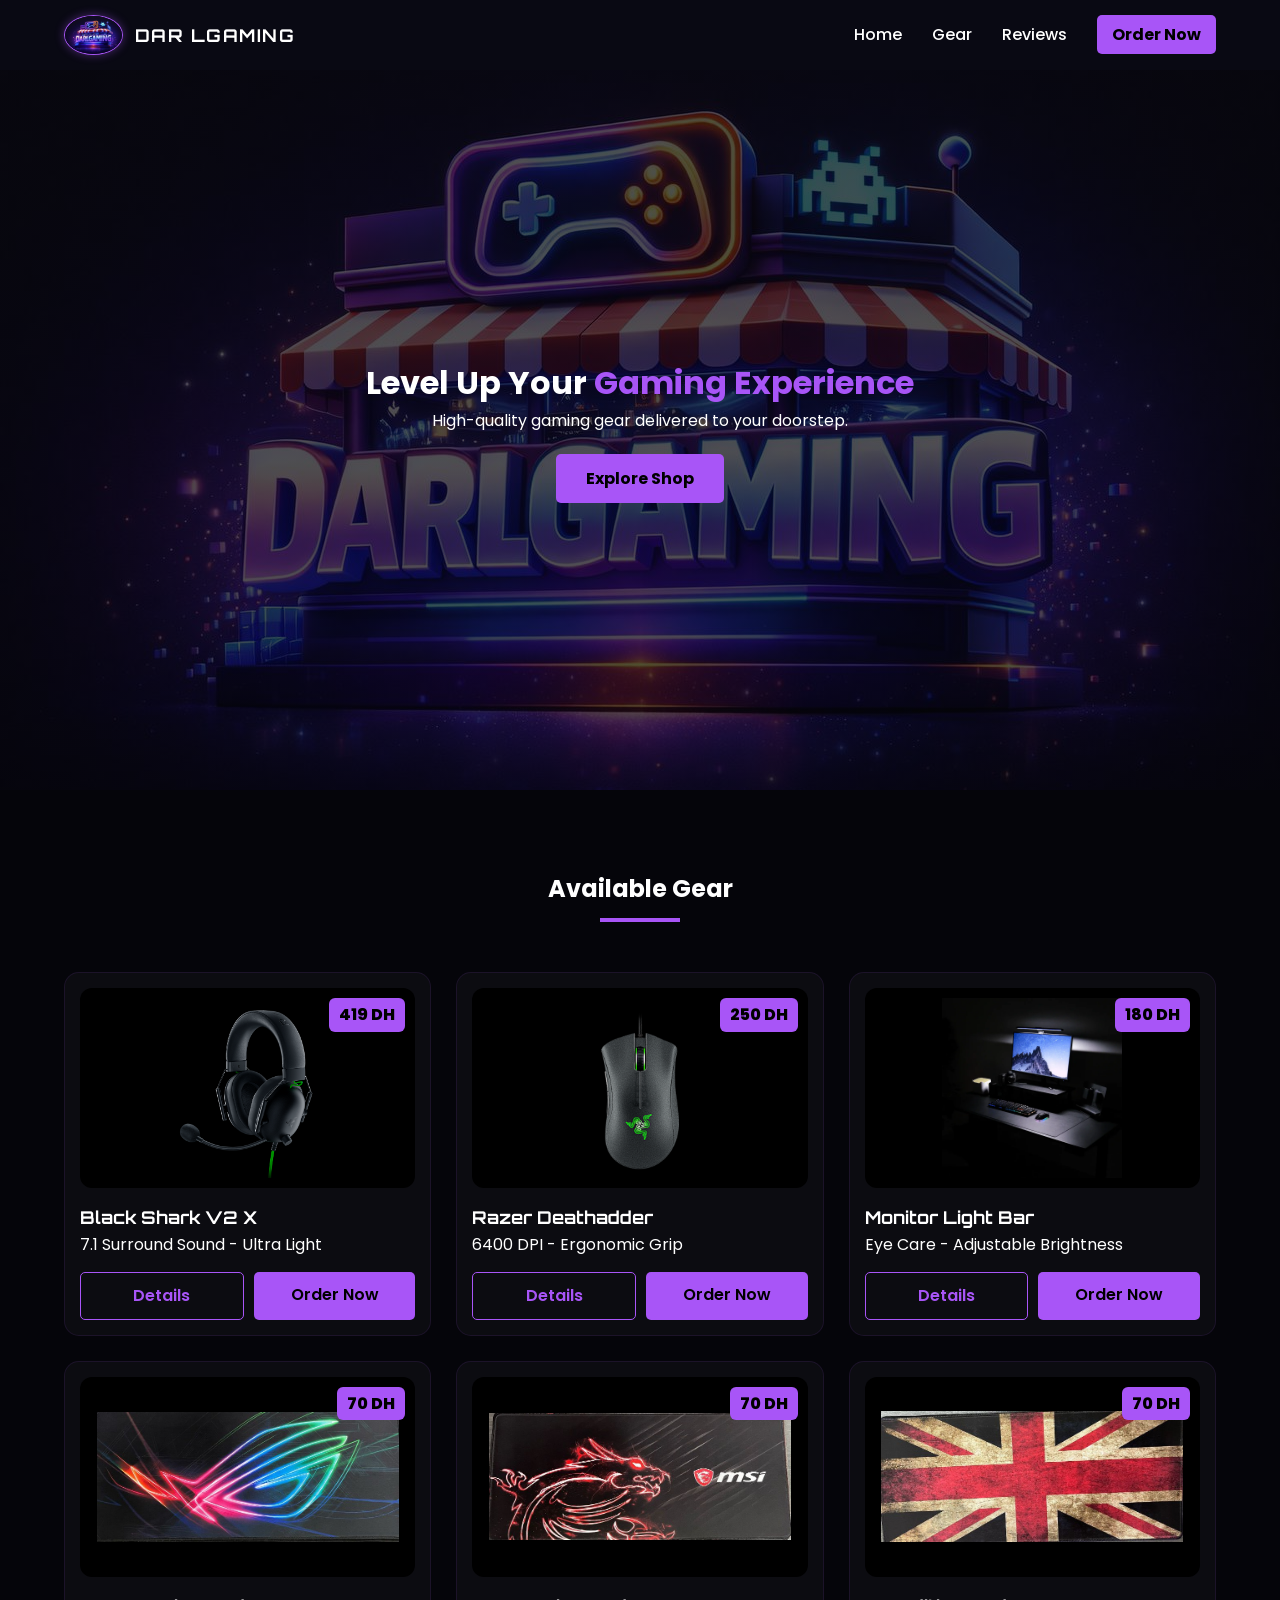
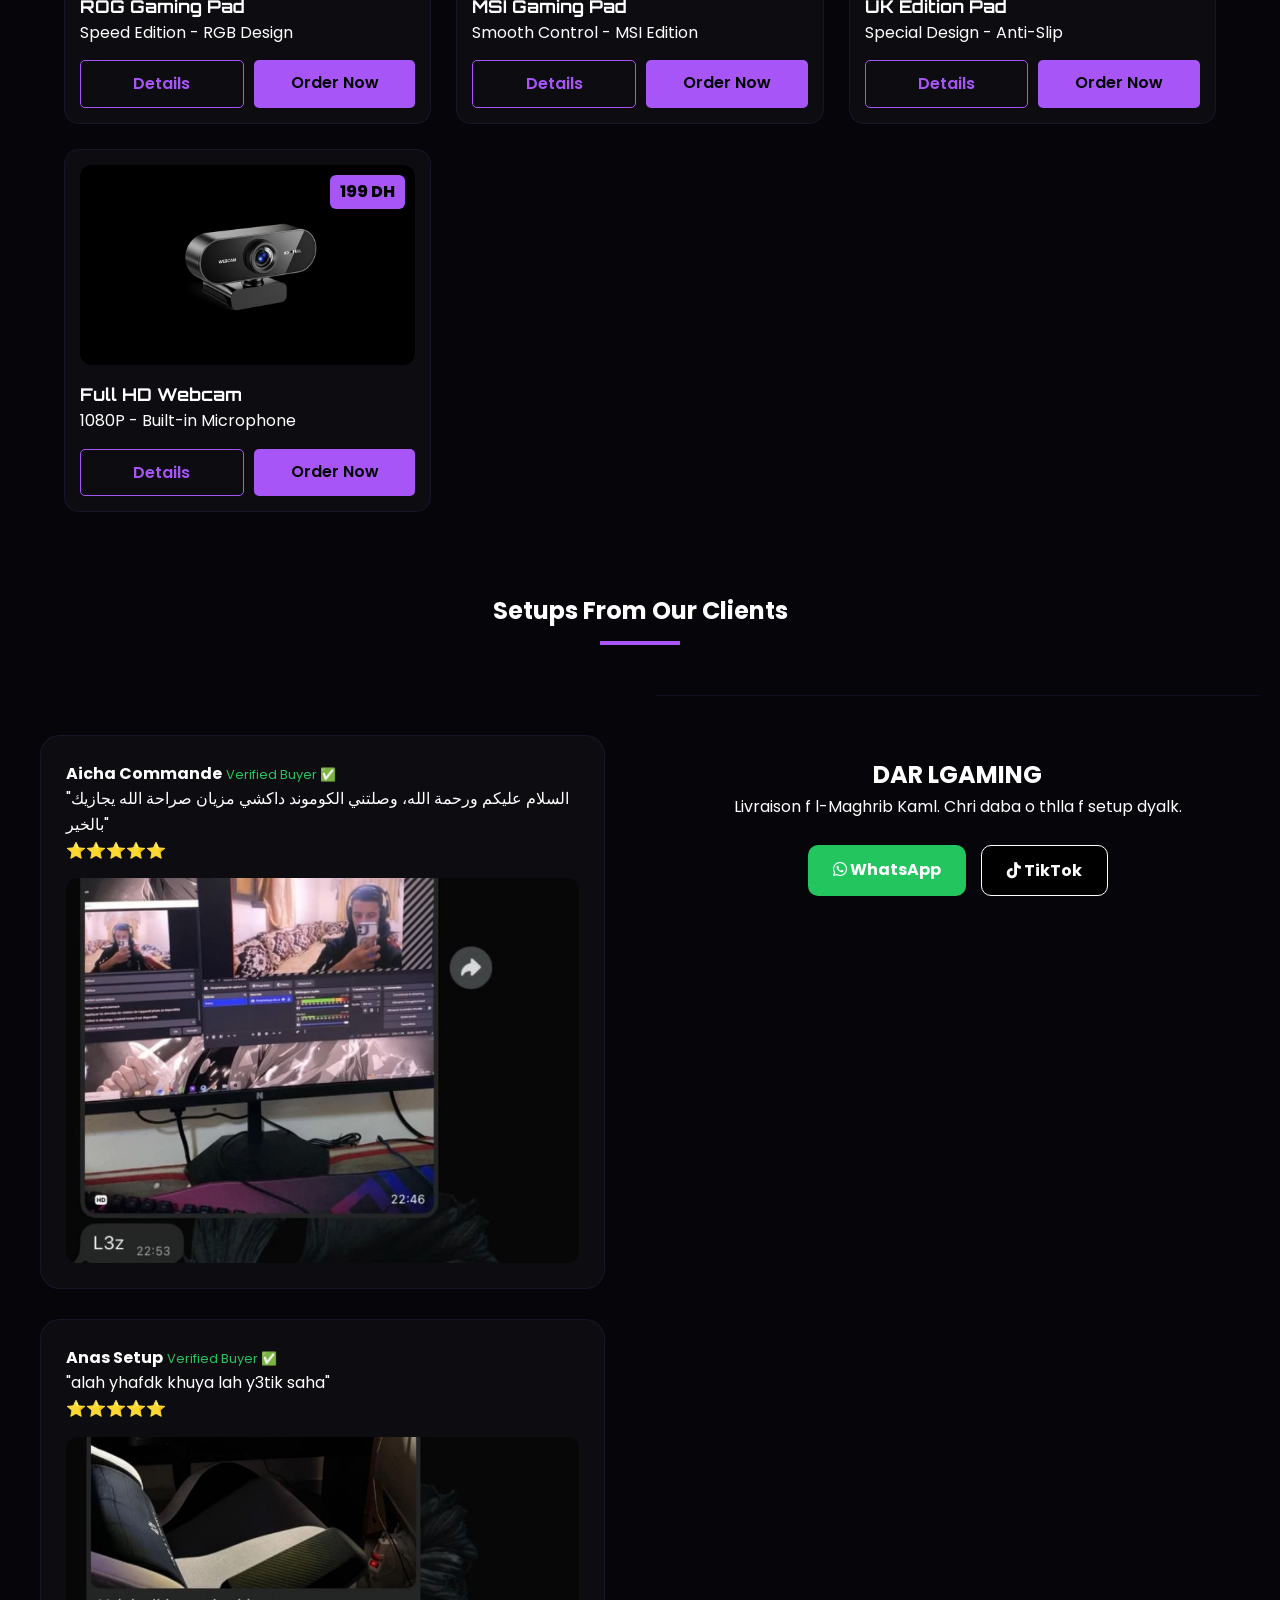
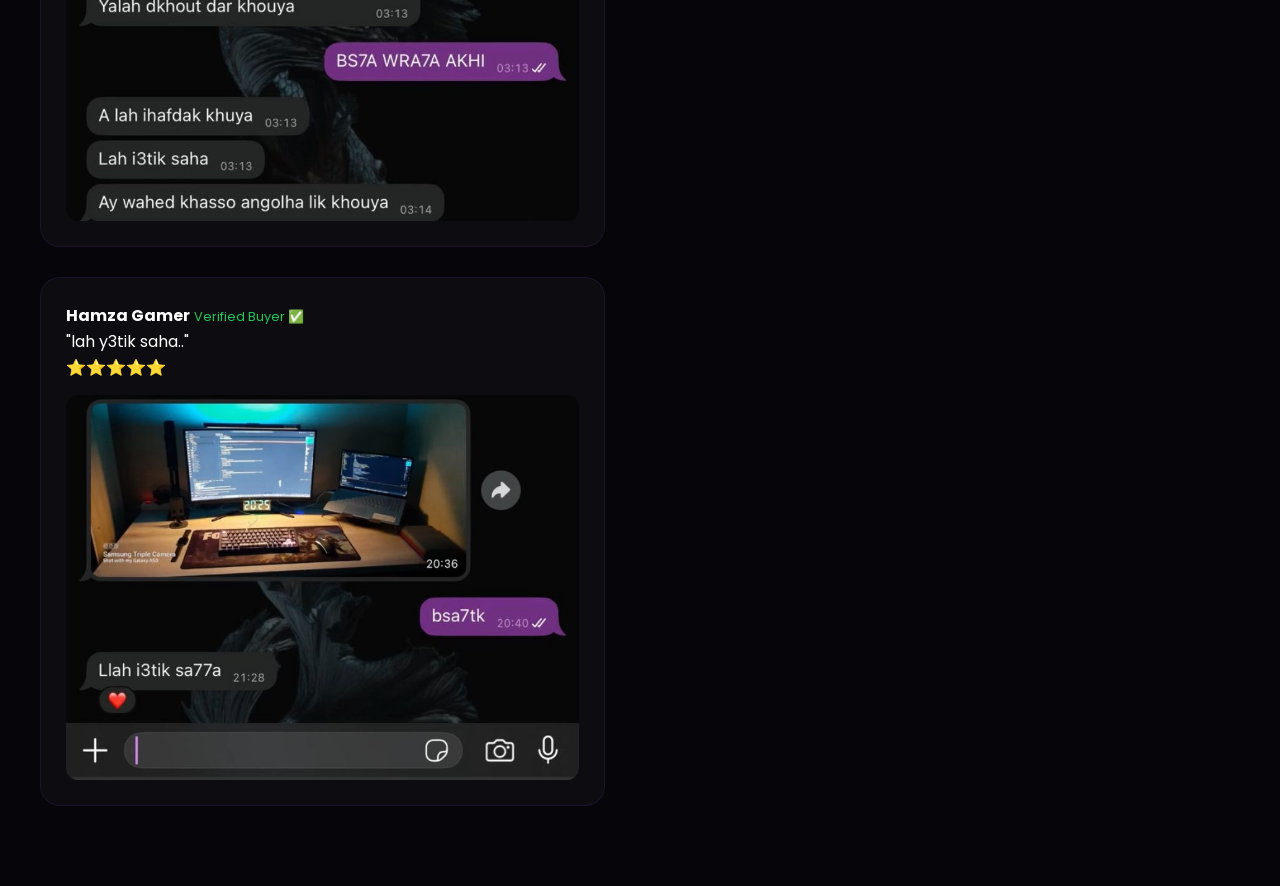
<file: index.html>
<!DOCTYPE html>
<html lang="en">
<head>
    <link href="https://fonts.googleapis.com/css2?family=Orbitron:wght@700&family=Poppins:wght@300;400;600;700&display=swap" rel="stylesheet">
    <meta charset="UTF-8">
    <meta name="viewport" content="width=device-width, initial-scale=1.0">
    <title>Dar Lgaming - Level Up Your Setup</title>
    <link rel="stylesheet" href="style.css">
    <link rel="stylesheet" href="https://cdnjs.cloudflare.com/ajax/libs/font-awesome/6.0.0/css/all.min.css">
    <link rel="icon" type="image/logo1.jpeg" href="logo1.jpeg">
</head>
<body>
    <nav>
        <div class="logo">
            <img src="logo1.jpeg" alt="Logo">
            <span>DAR LGAMING</span>
        </div>
        <ul>
            <li><a href="#home">Home</a></li>
            <li><a href="#gear">Gear</a></li>
            <li><a href="#reviews">Reviews</a></li> <li><a href="https://wa.me/212703261093?text=Bonjour%20Dar%20Lgaming,%20bghit%20n-commander%20chi%20produit!" style="background:var(--accent); color:black; padding:8px 15px; border-radius:5px; font-weight:bold;">Order Now</a></li>
        </ul>
    </nav>

    <header class="hero" id="home">
        <div class="hero-content">
            <h1>Level Up Your <span>Gaming Experience</span></h1>
            <p>High-quality gaming gear delivered to your doorstep.</p>
            <a href="#gear" class="cta-btn">Explore Shop</a>
        </div>
    </header>

    <section class="inventory" id="gear">
        <div class="section-header">
            <h2>Available Gear</h2>
            <div class="underline"></div>
        </div>

        <div class="product-grid">
            <div class="product-card">
                <div class="product-img">
                    <img src="headsetrazer.png" alt="Black Shark V2 X">
                    <span class="price-badge">419 DH</span>
                </div>
                <div class="product-info">
                    <h3>Black Shark V2 X</h3>
                    <p>7.1 Surround Sound - Ultra Light</p>
                    <div class="card-btns">
                        <a href="headset.html" class="buy-btn details-btn">Details</a>
                        <a href="order.html?name=Black%20Shark%20V2%20X&price=419&image=headsetrazer.png" class="buy-btn order-btn">Order Now</a>
                    </div>
                </div>
            </div>

            <div class="product-card">
                <div class="product-img">
                    <img src="mouserazer.png" alt="Razer Deathadder">
                    <span class="price-badge">250 DH</span>
                </div>
                <div class="product-info">
                    <h3>Razer Deathadder</h3>
                    <p>6400 DPI - Ergonomic Grip</p>
                    <div class="card-btns">
                        <a href="mouse.html" class="buy-btn details-btn">Details</a>
                        <a href="order.html?name=Razer%20Deathadder&price=250&image=mouserazer.png" class="buy-btn order-btn">Order Now</a>
                    </div>
                </div>
            </div>

            <div class="product-card">
                <div class="product-img">
                    <img src="monitorlightbar.png" alt="Monitor Light Bar">
                    <span class="price-badge">180 DH</span>
                </div>
                <div class="product-info">
                    <h3>Monitor Light Bar</h3>
                    <p>Eye Care - Adjustable Brightness</p>
                    <div class="card-btns">
                        <a href="lightbar.html" class="buy-btn details-btn">Details</a>
                        <a href="order.html?name=Monitor%20Light%20Bar&price=180&image=monitorlightbar.png" class="buy-btn order-btn">Order Now</a>
                    </div>
                </div>
            </div>

           <div class="product-card">
    <div class="product-img">
        <img src="mousepad0.png" alt="ROG Mouse Pad">
        <span class="price-badge">70 DH</span>
    </div>
    <div class="product-info">
        <h3>ROG Gaming Pad</h3>
        <p>Speed Edition - RGB Design</p>
        <div class="card-btns">
            <a href="mousepad.html?name=ROG%20Gaming%20Pad&img=mousepad0.png" class="buy-btn details-btn">Details</a>
            
            <a href="order.html?name=ROG%20Gaming%20Pad&price=70&image=mousepad_black_bg.png" class="buy-btn order-btn">Order Now</a>
        </div>
    </div>
</div>

            <div class="product-card">
                <div class="product-img">
                    <img src="mousepad1.png" alt="MSI Mouse Pad">
                    <span class="price-badge">70 DH</span>
                </div>
                <div class="product-info">
                    <h3>MSI Gaming Pad</h3>
                    <p>Smooth Control - MSI Edition</p>
                    <div class="card-btns">
                        <a href="mousepad.html?name=MSI%20Gaming%20Pad&img=mousepad1.png" class="buy-btn details-btn">Details</a>
                        <a href="order.html?name=MSI%20Gaming%20Pad&price=70&image=mousepad1.png" class="buy-btn order-btn">Order Now</a>
                    </div>
                </div>
            </div>

            <div class="product-card">
                <div class="product-img">
                    <img src="mousepad2.png" alt="UK Flag Mouse Pad">
                    <span class="price-badge">70 DH</span>
                </div>
                <div class="product-info">
                    <h3>UK Edition Pad</h3>
                    <p>Special Design - Anti-Slip</p>
                    <div class="card-btns">
                        <a href="mousepad.html?name=UK%20Edition%20Pad&img=mousepad2.png" class="buy-btn details-btn">Details</a>
                        <a href="order.html?name=UK%20Edition%20Pad&price=70&image=mousepad2.png" class="buy-btn order-btn">Order Now</a>
                    </div>
                </div>
            </div>
         <div class="product-card">
    <div class="product-img">
        <img src="webcam.png" alt="Full HD Webcam">
        <span class="price-badge">199 DH</span>
    </div>
    <div class="product-info">
        <h3>Full HD Webcam</h3>
        <p>1080P - Built-in Microphone</p>
        <div class="card-btns">
            <a href="webcam.html" class="buy-btn details-btn">Details</a>
            
            <a href="order.html?name=Full%20HD%20Webcam&price=250&image=webcam.png" class="buy-btn order-btn">Order Now</a>
        </div>
    </div>
</div>
    </section>

    <section class="reviews-section" id="reviews">
    <div class="section-header">
        <h2>Setups From Our Clients</h2>
        <div class="underline"></div>
    </div>
    
    <div class="reviews-container">
   <div class="reviews-container">

    <div class="review-card">
        <div class="user-info">
            <strong>Aicha Commande</strong>
            <span style="color: var(--green); font-size: 0.8rem;">Verified Buyer ✅</span>
        </div>
        <div class="review-text">
            <p>"السلام عليكم ورحمة الله، وصلتني الكوموند داكشي مزيان صراحة الله يجازيك بالخير"</p>
            <div class="stars">⭐⭐⭐⭐⭐</div>
        </div>
        <div class="setup-img">
            <img src="review4.jpeg" alt="Setup">
        </div>
    </div>

    <div class="review-card">
        <div class="user-info">
            <strong>Anas Setup</strong>
            <span style="color: var(--green); font-size: 0.8rem;">Verified Buyer ✅</span>
        </div>
        <div class="review-text">
            <p>"alah yhafdk khuya lah y3tik saha"</p>
            <div class="stars">⭐⭐⭐⭐⭐</div>
        </div>
        <div class="setup-img">
            <img src="review2.jpeg" alt="Setup">
        </div>
    </div>

    <div class="review-card">
        <div class="user-info">
            <strong>Hamza Gamer</strong>
            <span style="color: var(--green); font-size: 0.8rem;">Verified Buyer ✅</span>
        </div>
        <div class="review-text">
            <p>"lah y3tik saha.."</p>
            <div class="stars">⭐⭐⭐⭐⭐</div>
        </div>
        <div class="setup-img">
            <img src="review3.jpeg" alt="Setup">
        </div>
    </div>

</div>

    <footer class="footer-section">
        <div class="footer-container">
            <div class="footer-content">
                <h2>DAR LGAMING</h2>
                <p>Livraison f l-Maghrib Kaml. Chri daba o thlla f setup dyalk.</p>
            </div>
            <div class="footer-btns">
                <a href="https://wa.me/212703261093" target="_blank" class="footer-btn wa-btn">
                    <i class="fab fa-whatsapp"></i> WhatsApp
                </a>
                <a href="https://www.tiktok.com/@darlgaming01" target="_blank" class="footer-btn tt-btn">
                    <i class="fab fa-tiktok"></i> TikTok
                </a>
            </div>
        </div>
    </footer>
</body>
</html>
</file>
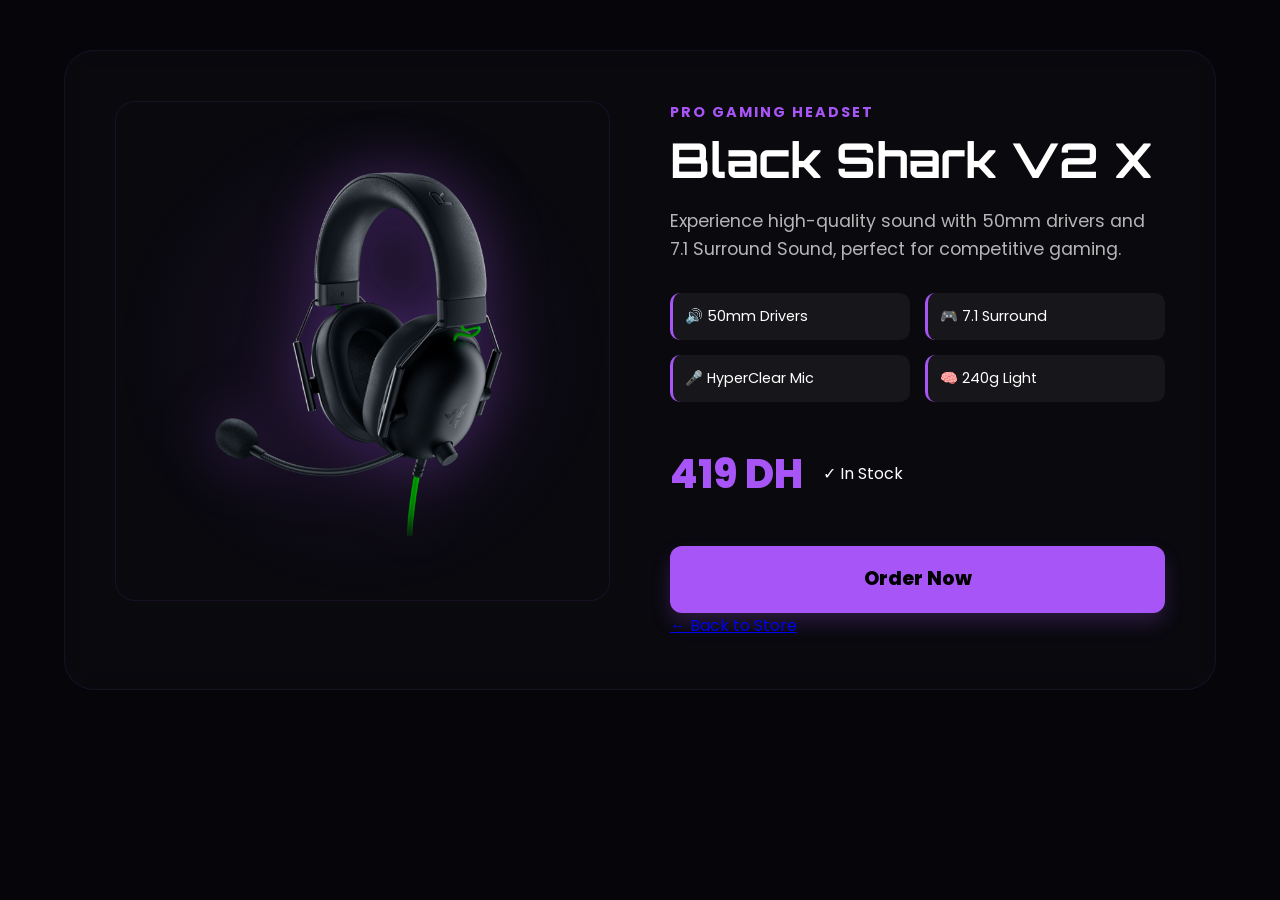
<file: headset.html>
<!DOCTYPE html>
<html lang="en">
<head>
    <meta charset="UTF-8">
    <meta name="viewport" content="width=device-width, initial-scale=1.0">
    <title>Black Shark V2 X - Dar Lgaming</title>
    <link rel="stylesheet" href="style.css">
    <link rel="stylesheet" href="https://cdnjs.cloudflare.com/ajax/libs/font-awesome/6.0.0/css/all.min.css">
</head>
<body class="details-page">

    <div class="details-container">
        <div class="product-visual">
            <img src="headsetrazer.png" alt="Black Shark V2 X">
        </div>

        <div class="product-info-box">
            <span class="category-tag">Pro Gaming Headset</span>
            <h1 class="product-title">Black Shark V2 X</h1>
            
            <p class="product-description">
                Experience high-quality sound with 50mm drivers and 7.1 Surround Sound, perfect for competitive gaming.
            </p>
            
            <div class="specs-grid">
                <div class="spec-item">🔊 50mm Drivers</div>
                <div class="spec-item">🎮 7.1 Surround</div>
                <div class="spec-item">🎤 HyperClear Mic</div>
                <div class="spec-item">🧠 240g Light</div>
            </div>

            <div class="price-section">
                <span class="final-price">419 DH</span>
                <span class="stock-status">✓ In Stock</span>
            </div>

            <div class="action-btns">
                <a href="order.html?name=Black%20Shark%20V2%20X&price=419&image=headsetrazer.png" class="buy-now-btn">Order Now</a>
                <a href="index.html" class="back-link">← Back to Store</a>
            </div>
        </div>
    </div>

</body>
</html>
</file>
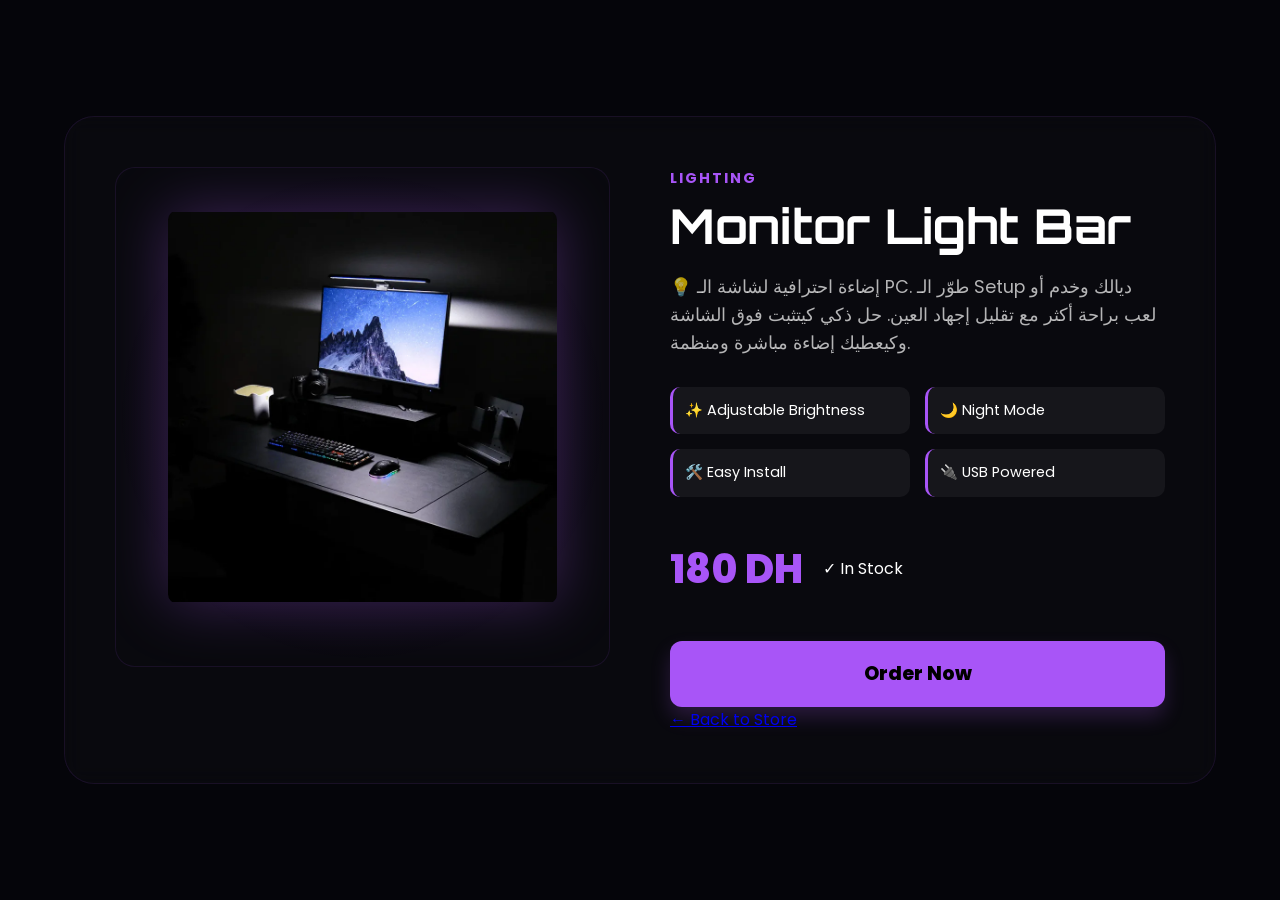
<file: lightbar.html>
<!DOCTYPE html>
<html lang="en">
<head>
    <meta charset="UTF-8">
    <meta name="viewport" content="width=device-width, initial-scale=1.0">
    <title>Monitor Light Bar - Dar Lgaming</title>
    <link rel="stylesheet" href="style.css">
    <link rel="stylesheet" href="https://cdnjs.cloudflare.com/ajax/libs/font-awesome/6.0.0/css/all.min.css">
</head>
<body class="details-page-wrapper">

    <div class="details-container">
        <div class="product-visual">
            <img src="monitorlightbar.png" alt="Monitor Light Bar">
        </div>

        <div class="product-info-box">
            <span class="category-tag">Lighting</span>
            <h1 class="product-title">Monitor Light Bar</h1>
            
            <p class="product-description">
                💡 إضاءة احترافية لشاشة الـ PC. طوّر الـ Setup ديالك وخدم أو لعب براحة أكثر مع تقليل إجهاد العين. حل ذكي كيتثبت فوق الشاشة وكيعطيك إضاءة مباشرة ومنظمة.
            </p>
            
            <div class="specs-grid">
                <div class="spec-item">✨ Adjustable Brightness</div>
                <div class="spec-item">🌙 Night Mode</div>
                <div class="spec-item">🛠️ Easy Install</div>
                <div class="spec-item">🔌 USB Powered</div>
            </div>

            <div class="price-section">
                <span class="final-price">180 DH</span>
                <span class="stock-status">✓ In Stock</span>
            </div>

            <div class="action-btns">
                <a href="order.html?name=Monitor%20Light%20Bar&price=180&image=monitorlightbar.png" class="buy-now-btn">Order Now</a>
                <a href="index.html" class="back-link">← Back to Store</a>
            </div>
        </div>
    </div>

</body>
</html>
</file>
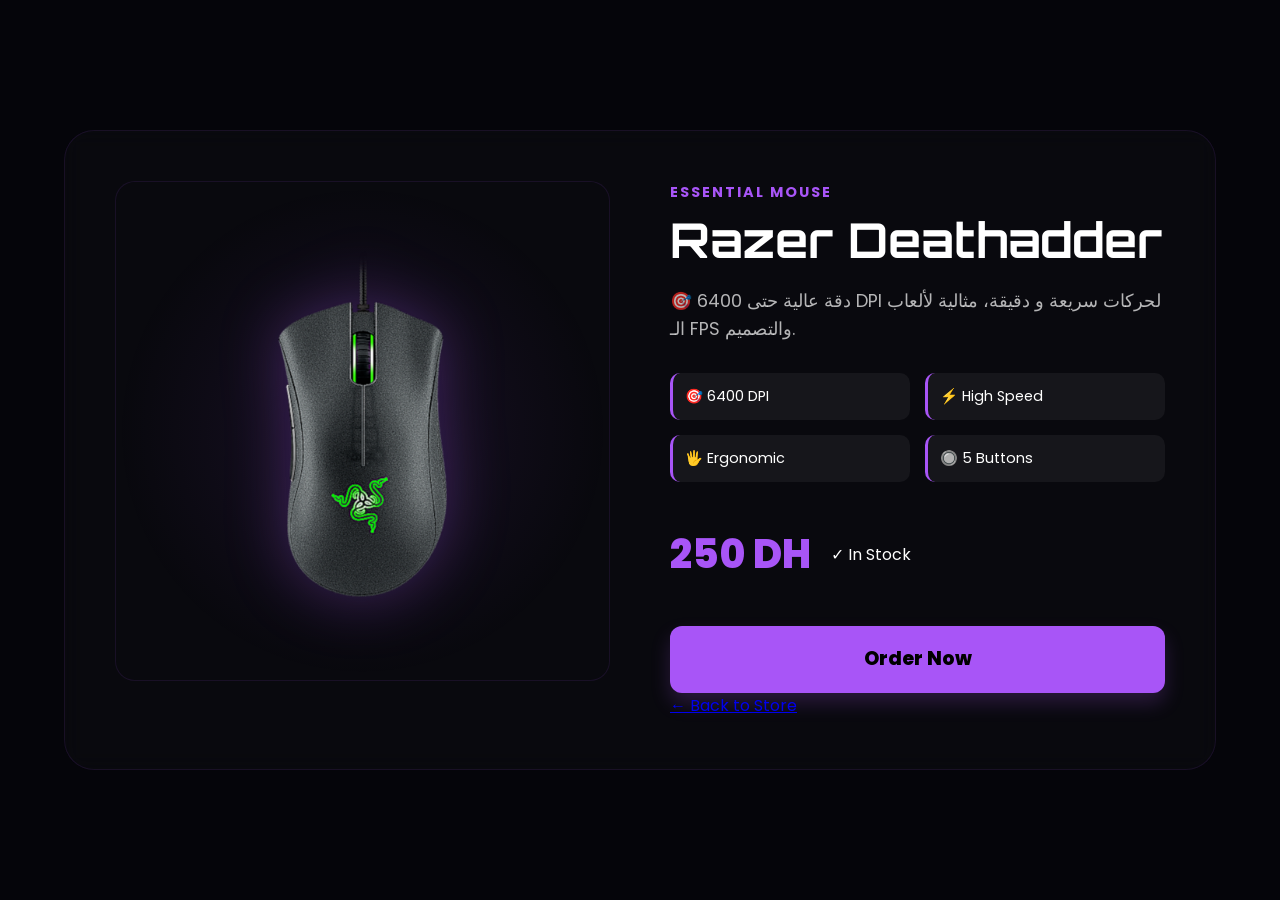
<file: mouse.html>
<!DOCTYPE html>
<html lang="en">
<head>
    <meta charset="UTF-8">
    <meta name="viewport" content="width=device-width, initial-scale=1.0">
    <title>Razer Deathadder - Dar Lgaming</title>
    <link rel="stylesheet" href="style.css">
    <link rel="stylesheet" href="https://cdnjs.cloudflare.com/ajax/libs/font-awesome/6.0.0/css/all.min.css">
</head>
<body class="details-page-wrapper"> <div class="details-container">
        <div class="product-visual">
            <img src="mouserazer.png" alt="Razer Deathadder">
        </div>

        <div class="product-info-box">
            <span class="category-tag">Essential Mouse</span>
            <h1 class="product-title">Razer Deathadder</h1>
            
            <p class="product-description">
                🎯 دقة عالية حتى 6400 DPI لحركات سريعة و دقيقة، مثالية لألعاب الـ FPS والتصميم.
            </p>
            
            <div class="specs-grid">
                <div class="spec-item">🎯 6400 DPI</div>
                <div class="spec-item">⚡ High Speed</div>
                <div class="spec-item">🖐️ Ergonomic</div>
                <div class="spec-item">🔘 5 Buttons</div>
            </div>

            <div class="price-section">
                <span class="final-price">250 DH</span>
                <span class="stock-status">✓ In Stock</span>
            </div>

            <div class="action-btns">
                <a href="order.html?name=Razer%20Deathadder&price=250&image=mouserazer.png" class="buy-now-btn">Order Now</a>
                <a href="index.html" class="back-link">← Back to Store</a>
            </div>
        </div>
    </div>

</body>
</html>
</file>
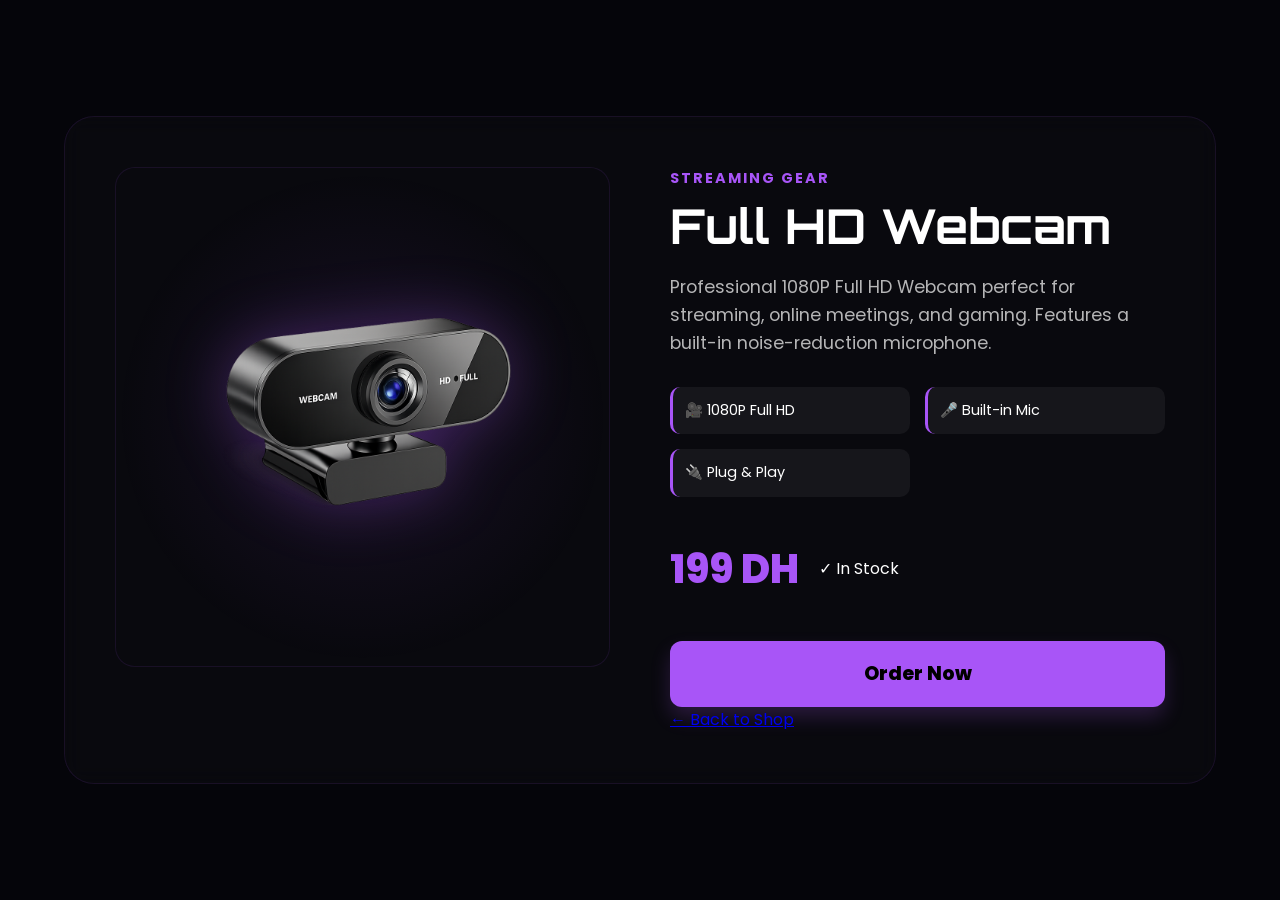
<file: webcam.html>
<!DOCTYPE html>
<html lang="en">
<head>
    <meta charset="UTF-8">
    <meta name="viewport" content="width=device-width, initial-scale=1.0">
    <title>Webcam Details - Dar Lgaming</title>
    <link rel="stylesheet" href="style.css">
</head>
<body class="details-page-wrapper">

    <div class="details-container">
        <div class="product-visual">
            <img src="webcam.png" alt="Full HD Webcam" id="p-img">
        </div>

        <div class="product-info-box">
            <span class="category-tag">Streaming Gear</span>
            <h1 id="p-name" class="product-title">Full HD Webcam</h1>
            
            <p class="product-description">
                Professional 1080P Full HD Webcam perfect for streaming, online meetings, and gaming. Features a built-in noise-reduction microphone.
            </p>
            
            <div class="specs-grid">
                <div class="spec-item">🎥 1080P Full HD</div>
                <div class="spec-item">🎤 Built-in Mic</div>
                <div class="spec-item">🔌 Plug & Play</div>
            </div>

            <div class="price-section">
                <span class="final-price" id="p-price">199 DH</span>
                <span class="stock-status">✓ In Stock</span>
            </div>

            <div class="action-btns">
                <a id="order-link" href="order.html?name=Full%20HD%20Webcam&price=199&image=webcam.png" class="buy-now-btn">
                   Order Now
                </a>
                <a href="index.html#gear" class="back-link">← Back to Shop</a>
            </div>
        </div>
    </div>

</body>
</html>
</file>
<file: style.css>
@import url('https://fonts.googleapis.com/css2?family=Poppins:wght@300;400;600;700&family=Orbitron:wght@400;700&display=swap');

:root {
    --bg: #05050a;
    --card-bg: #0f0f1d;
    --accent: #a855f7; 
    --text: #ffffff;
    --green: #22c55e;
}

* {
    margin: 0;
    padding: 0;
    box-sizing: border-box;
    font-family: 'Poppins', sans-serif;
}

body {
    background-color: var(--bg);
    color: var(--text);
    line-height: 1.6;
    overflow-x: hidden;
}

/* --- 1. Navbar --- */
nav {
    display: flex;
    justify-content: space-between;
    align-items: center;
    padding: 15px 5%;
    background: rgba(10, 10, 21, 0.95);
    position: sticky;
    top: 0;
    z-index: 1000;
    backdrop-filter: blur(10px);
}

.logo {
    display: flex;
    align-items: center;
    gap: 12px;
    text-decoration: none;
}

.logo img {
    height: 40px;
    width: auto;
    border-radius: 50%;
    border: 1.5px solid var(--accent);
    box-shadow: 0 0 10px rgba(168, 85, 247, 0.4);
}

.logo span {
    font-family: 'Orbitron', sans-serif;
    font-size: 1.1rem;
    font-weight: 700;
    color: #fff;
    text-transform: uppercase;
    letter-spacing: 1.5px;
    transition: 0.3s;
}

nav ul {
    display: flex;
    list-style: none;
    gap: 30px;
}

nav ul li a {
    color: var(--text);
    text-decoration: none;
    font-weight: 500;
    transition: 0.3s;
}

nav ul li a:hover {
    color: var(--accent);
}

/* --- 2. Hero Section --- */
.hero {
    height: 80vh;
    background: linear-gradient(rgba(5, 5, 10, 0.7), rgba(5, 5, 10, 0.7)), url('logo1.jpeg');
    background-size: cover;
    background-position: center;
    display: flex;
    align-items: center;
    justify-content: center;
    text-align: center;
}

.hero h1 span { color: var(--accent); }

.cta-btn {
    display: inline-block;
    padding: 12px 30px;
    background: var(--accent);
    color: #000;
    text-decoration: none;
    border-radius: 5px;
    font-weight: bold;
    margin-top: 20px;
    transition: 0.3s;
}

/* --- 3. Inventory & Product Grid --- */
.inventory { padding: 80px 5%; }

.section-header { text-align: center; margin-bottom: 50px; }
.underline { width: 80px; height: 4px; background: var(--accent); margin: 10px auto; }

.product-grid {
    display: grid;
    grid-template-columns: repeat(auto-fill, minmax(280px, 1fr));
    gap: 25px;
}

.product-card {
    background: rgba(255, 255, 255, 0.03);
    border: 1px solid rgba(168, 85, 247, 0.1);
    border-radius: 15px;
    padding: 15px;
    transition: 0.4s ease;
    display: flex;
    flex-direction: column;
}

.product-img {
    position: relative;
    background: #000;
    border-radius: 12px;
    height: 200px;
    display: flex;
    align-items: center;
    justify-content: center;
    overflow: hidden;
    margin-bottom: 15px;
}

.product-img img {
    max-width: 90%;
    max-height: 90%;
    object-fit: contain;
    transition: 0.4s ease;
}

.product-card:hover {
    background: rgba(168, 85, 247, 0.05);
    border-color: var(--accent);
    transform: translateY(-5px);
}

.product-info h3 { font-family: 'Orbitron', sans-serif; font-size: 1.1rem; }

.price-badge {
    position: absolute;
    top: 10px;
    right: 10px;
    background: var(--accent);
    color: #000;
    padding: 4px 10px;
    border-radius: 6px;
    font-weight: 800;
}

.card-btns { display: flex; gap: 10px; margin-top: auto; padding-top: 15px; }

.buy-btn { flex: 1; padding: 10px; text-align: center; text-decoration: none; border-radius: 5px; font-weight: 600; }
.details-btn { border: 1px solid var(--accent); color: var(--accent); }
.order-btn { background: var(--accent); color: #000; }

/* Container الكبير */
/* الحاوية اللي جامعة كاع الريفيوز */
/* الحاوية اللي جامعة الكارديات */
.reviews-container {
    display: grid;
    /* زدت العرض الأدنى من 300px لـ 350px باش الكارديات يعراضو شوية */
    grid-template-columns: repeat(auto-fit, minmax(350px, 1fr)); 
    gap: 30px; 
    width: 100%;
    max-width: 1300px; /* الحاوية غتبقى عريضة ووسطها الكارديات عراض */
    margin: 40px auto;
    padding: 0 20px;
}

/* تعديل الكارد باش تستافد من العرض الجديد */
.review-card {
    background: rgba(255, 255, 255, 0.03); 
    border: 1px solid rgba(168, 85, 247, 0.1);
    border-radius: 20px;
    padding: 25px; /* زدنا شوية ف الـ padding لداخل باش تعراض */
    display: flex;
    flex-direction: column;
    width: 100%; 
}

/* إطار الصورة 4:3 غيولي دابا باين كبر حيت الكارد عرضات */
.setup-img {
    width: 100%;
    aspect-ratio: 4 / 3;
    border-radius: 12px;
    overflow: hidden;
    margin-top: 15px;
}

.review-card:hover {
    transform: translateY(-10px);
    border-color: var(--accent);
    background: rgba(168, 85, 247, 0.05);
    box-shadow: 0 10px 40px rgba(168, 85, 247, 0.15);
}

/* الصور داخل الكارد (4:3) */
.setup-img {
    width: 100%;
    aspect-ratio: 4 / 3;
    border-radius: 12px;
    overflow: hidden;
    margin-top: 15px;
}

.setup-img img {
    width: 100%;
    height: 100%;
    object-fit: cover;
}

/* Responsive للتلفون */
@media (max-width: 992px) {
    .reviews-container {
        grid-template-columns: repeat(2, 1fr);
    }
}

@media (max-width: 600px) {
    .reviews-container {
        grid-template-columns: 1fr;
    }
}

/* --- 5. Checkout & Details Pages --- */
.checkout-wrapper, .details-container {
    display: flex;
    flex-wrap: wrap;
    justify-content: center;
    gap: 40px;
    max-width: 1200px;
    margin: 50px auto;
    padding: 20px;
}

.product-preview-card, .order-details-box, .product-visual, .product-info-details {
    flex: 1;
    min-width: 300px;
    background: rgba(255, 255, 255, 0.03);
    border: 1px solid rgba(168, 85, 247, 0.1);
    border-radius: 20px;
    padding: 30px;
}
/* هاد الكود كيتكلف بالصور لداخل باش ما يخرجوش على الإطار */
.product-preview-card img, .product-visual img {
    width: 100%;           /* العرض كياخد البلاصة كاملة */
    max-height: 300px;     /* الطول ما يفوتش 300px باش ما تخرجش على Order */
    object-fit: contain;   /* أهم سطر: كيخلي الصورة تبان كاملة وتصغار لوسط الإطار */
    display: block;
    margin: 0 auto 20px auto;
    border-radius: 10px;
}

/* هادا كيزيد يضمن أن الكارط براسها ما تخرجش عليها الصورة */
.product-preview-card, .product-visual {
    display: flex;
    flex-direction: column;
    align-items: center;
    justify-content: center;
    overflow: hidden; 
}
.input-field {
    width: 100%;
    padding: 12px;
    background: #05050a;
    border: 1px solid #333;
    color: white;
    border-radius: 8px;
    margin-bottom: 15px;
}

/* --- 6. Footer --- */
.footer-section {
    padding: 60px 5%;
    background: #05050a;
    border-top: 1px solid rgba(168, 85, 247, 0.1);
    text-align: center;
}

.footer-btns {
    display: flex;
    justify-content: center;
    gap: 15px;
    margin-top: 25px;
    flex-wrap: wrap;
}

.footer-btn {
    padding: 12px 25px;
    border-radius: 10px;
    text-decoration: none;
    font-weight: 700;
    color: white;
    transition: 0.3s;
}

.wa-btn { background: #22c55e; }
.tt-btn { background: #000; border: 1px solid #fff; }

.wa-btn:hover { transform: scale(1.05); box-shadow: 0 0 15px rgba(34, 197, 94, 0.4); }

/* Mobile Responsive */
@media (max-width: 768px) {
    .checkout-wrapper, .details-container { flex-direction: column; }
    .product-title { font-size: 2rem; }
}
/* هاد الكود كيخلي أي صورة لداخل ما تخرجش على الإطار */
.product-visual img {
    width: 100%;
    height: 100%;
    object-fit: contain; /* هادي كتحافظ على أبعاد الصورة وبلا ما تقطعها */
    display: block;
}

/* تعديل إطار الصورة باش يكون منظم */
.product-visual {
    width: 100%;
    max-width: 500px; /* تقدر تبدل هاد القياس على حساب شحال بغيتيها تعرض */
    height: 400px;    /* كنعطيوها طول ثابت باش ما تبقاش تزيد وتنقص */
    display: flex;
    align-items: center;
    justify-content: center;
    background: rgba(255, 255, 255, 0.02); /* لون خفيف ف الخلفية */
    border-radius: 15px;
    overflow: hidden; /* أي حاجة خارجة كتمسح */
}
/* هاد الكود كيضمن بلي الـ Webcam وأي منتج جديد كيبقاو لداخل */
.product-preview-card img {
    max-width: 100%;
    max-height: 250px; /* القياس اللي اتفقنا عليه باش ما تخرجش على الإطار */
    object-fit: contain;
    border-radius: 10px;
}
/* الصفحة كاملة */
.details-page-wrapper {
    background: var(--bg);
    min-height: 100vh;
    display: flex;
    align-items: center;
    justify-content: center;
}

/* الحاوية اللي جامعة كلشي */
.details-container {
    display: grid;
    grid-template-columns: repeat(auto-fit, minmax(400px, 1fr));
    gap: 60px;
    max-width: 1200px;
    width: 90%;
    margin: 50px auto;
    background: rgba(255, 255, 255, 0.02);
    border: 1px solid rgba(168, 85, 247, 0.1);
    border-radius: 30px;
    padding: 50px;
    backdrop-filter: blur(10px);
}

/* جهة الصورة */
.product-visual {
    background: radial-gradient(circle, rgba(168, 85, 247, 0.1) 0%, transparent 70%);
    border-radius: 20px;
    display: flex;
    align-items: center;
    justify-content: center;
    height: 500px; /* طول كبر باش تبان الهمة */
}

.product-visual img {
    max-width: 90%;
    max-height: 90%;
    object-fit: contain;
    filter: drop-shadow(0 0 30px rgba(168, 85, 247, 0.3));
    transition: 0.5s ease;
}

.product-visual img:hover {
    transform: scale(1.05) rotate(2deg);
}

/* جهة المعلومات */
.product-info-box {
    display: flex;
    flex-direction: column;
    justify-content: center;
}

.category-tag {
    color: var(--accent);
    text-transform: uppercase;
    letter-spacing: 2px;
    font-size: 0.9rem;
    font-weight: 700;
    margin-bottom: 10px;
}

.product-title {
    font-family: 'Orbitron', sans-serif;
    font-size: 3rem;
    margin-bottom: 20px;
    line-height: 1.1;
}

.product-description {
    font-size: 1.1rem;
    color: rgba(255, 255, 255, 0.7);
    margin-bottom: 30px;
}

/* شبكة المواصفات */
.specs-grid {
    display: grid;
    grid-template-columns: repeat(2, 1fr);
    gap: 15px;
    margin-bottom: 40px;
}

.spec-item {
    background: rgba(255, 255, 255, 0.05);
    padding: 12px;
    border-radius: 10px;
    font-size: 0.9rem;
    border-left: 3px solid var(--accent);
}

.price-section {
    display: flex;
    align-items: center;
    gap: 20px;
    margin-bottom: 40px;
}

.final-price {
    font-size: 2.5rem;
    font-weight: 800;
    color: var(--accent);
}

.buy-now-btn {
    display: block;
    width: 100%;
    padding: 18px;
    background: var(--accent);
    color: #000;
    text-align: center;
    text-decoration: none;
    border-radius: 12px;
    font-weight: 800;
    font-size: 1.2rem;
    transition: 0.3s;
    box-shadow: 0 10px 20px rgba(168, 85, 247, 0.2);
}

.buy-now-btn:hover {
    transform: translateY(-5px);
    box-shadow: 0 15px 30px rgba(168, 85, 247, 0.4);
}
</file>
